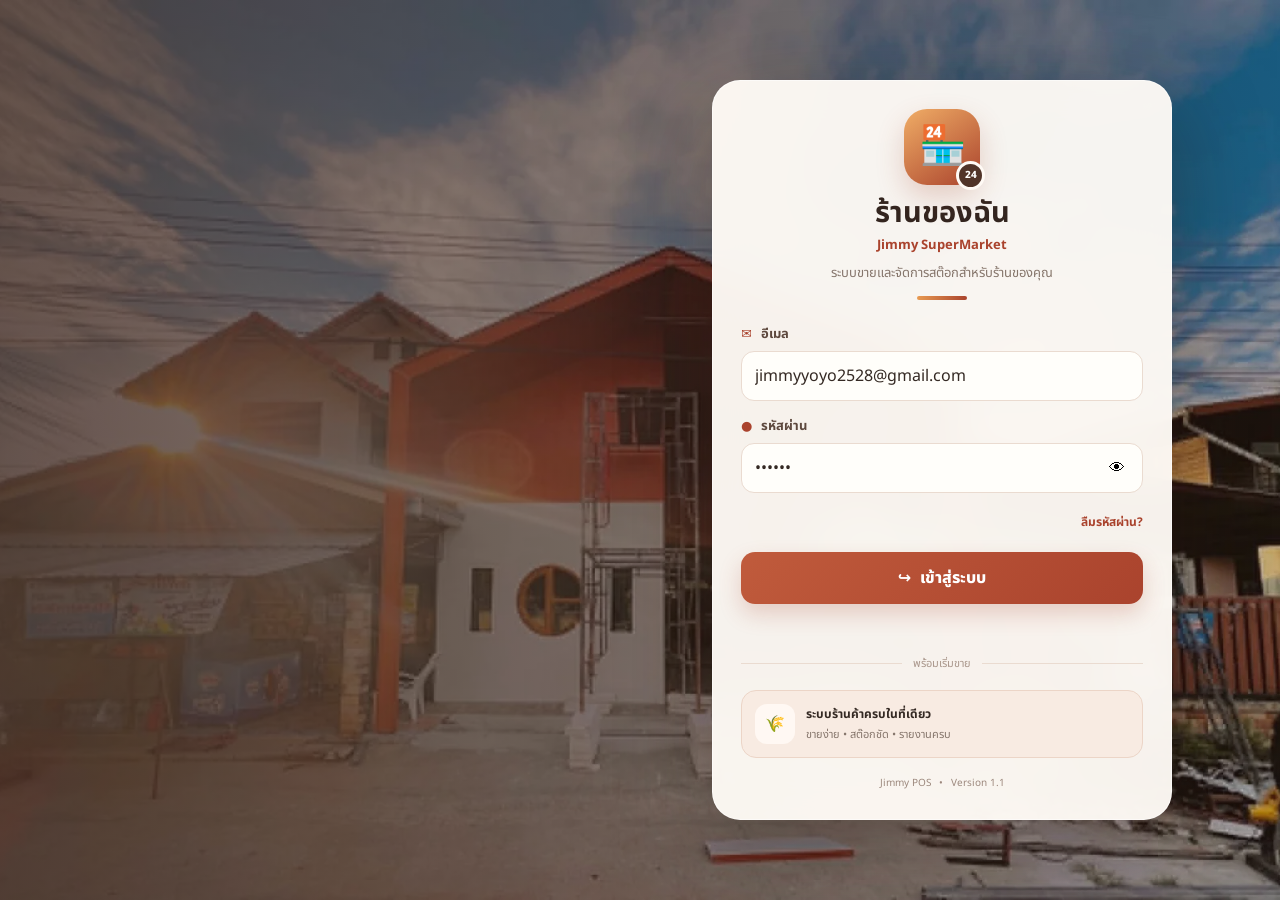
<file: index.html>
<!doctype html>
<html lang="th">
<head>
  <meta charset="utf-8">
  <meta name="viewport" content="width=device-width, initial-scale=1">
  <meta name="theme-color" content="#AA432D">
  <title>ร้านของฉัน</title>
  <meta http-equiv="refresh" content="0; url=login.html">
  <script>location.replace('login.html');</script>
</head>
<body>
  <p><a href="login.html">เข้าสู่ระบบ Jimmy SuperMarket</a></p>
</body>
</html>
</file>
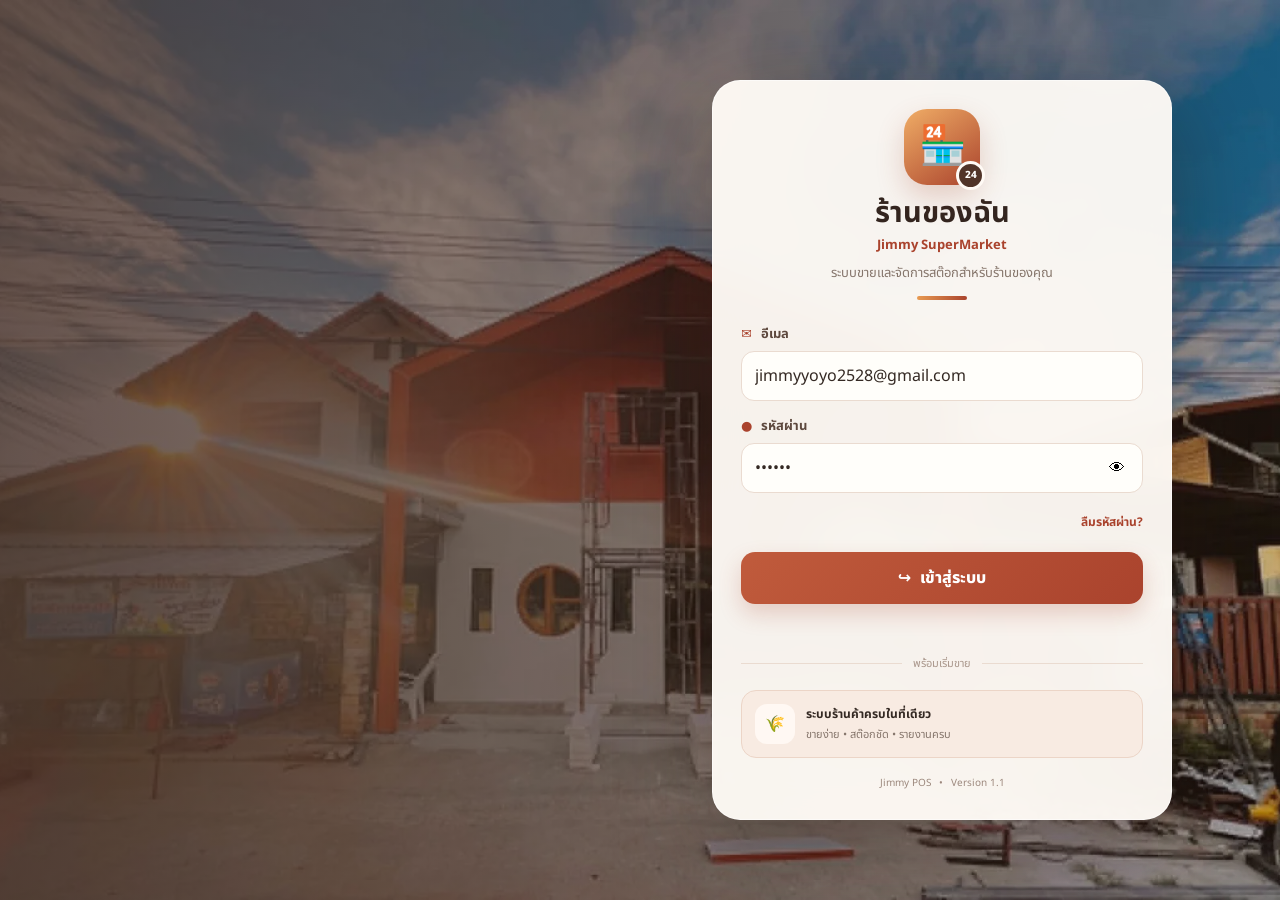
<file: login.html>
<!doctype html>
<html lang="th">
<head>
  <meta charset="utf-8">
  <meta name="viewport" content="width=device-width, initial-scale=1, maximum-scale=1, user-scalable=no">
  <meta name="theme-color" content="#AA432D">
  <meta name="description" content="เข้าสู่ระบบ Jimmy SuperMarket POS">
  <title>เข้าสู่ระบบ | Jimmy SuperMarket</title>
  <link rel="stylesheet" href="css/style.css">
</head>
<body class="login-body">
  <div class="login-page">
    <main class="login-wrap">
      <section class="login-card" aria-labelledby="loginTitle">
        <div class="login-brand">
          <div class="login-logo" aria-hidden="true"><span class="shop-icon">🏪</span><span class="shop-badge">24</span></div>
          <h1 id="loginTitle">ร้านของฉัน</h1>
          <p class="shop-name">Jimmy SuperMarket</p>
          <p class="login-subtitle">ระบบขายและจัดการสต๊อกสำหรับร้านของคุณ</p>
          <div class="login-green-line"></div>
        </div>

        <form id="loginForm" novalidate>
          <div class="login-field">
            <label for="email"><span class="label-icon" aria-hidden="true">✉</span>อีเมล</label>
            <input id="email" name="email" type="email"  value="jimmyyoyo2528@gmail.com" placeholder="example@email.com" autocomplete="username" inputmode="email" required>
          </div>
          <div class="login-field">
            <label for="password"><span class="label-icon" aria-hidden="true">●</span>รหัสผ่าน</label>
            <div class="password-wrapper">
              <input id="password" name="password" type="password" value="jimmy@" placeholder="กรอกรหัสผ่าน" autocomplete="current-password" required>
              <button id="togglePassword" class="password-toggle" type="button" aria-label="แสดงรหัสผ่าน">👁</button>
            </div>
          </div>
          <div class="login-options">
            <button type="button" id="forgotPassword" class="forgot-password">ลืมรหัสผ่าน?</button>
          </div>
          <button id="loginButton" class="login-button" type="submit">
            <span id="loginSpinner" class="login-spinner" aria-hidden="true"></span>
            <span id="loginButtonIcon" aria-hidden="true">↪</span>
            <span id="loginButtonText">เข้าสู่ระบบ</span>
          </button>
          <div id="loginMessage" class="login-message" aria-live="polite"></div>
        </form>

        <div class="login-divider" aria-hidden="true"><span></span><p>พร้อมเริ่มขาย</p><span></span></div>
        <div class="login-info">
          <div class="login-info-icon" aria-hidden="true">🌾</div>
          <div class="login-info-content"><strong>ระบบร้านค้าครบในที่เดียว</strong><p>ขายง่าย • สต๊อกชัด • รายงานครบ</p></div>
        </div>
        <div class="login-footer">Jimmy POS <span>•</span> Version 1.1</div>
      </section>
    </main>
  </div>
  <div id="toast" class="toast" aria-live="polite"></div>
  <script type="module" src="js/login.js"></script>
</body>
</html>
</file>
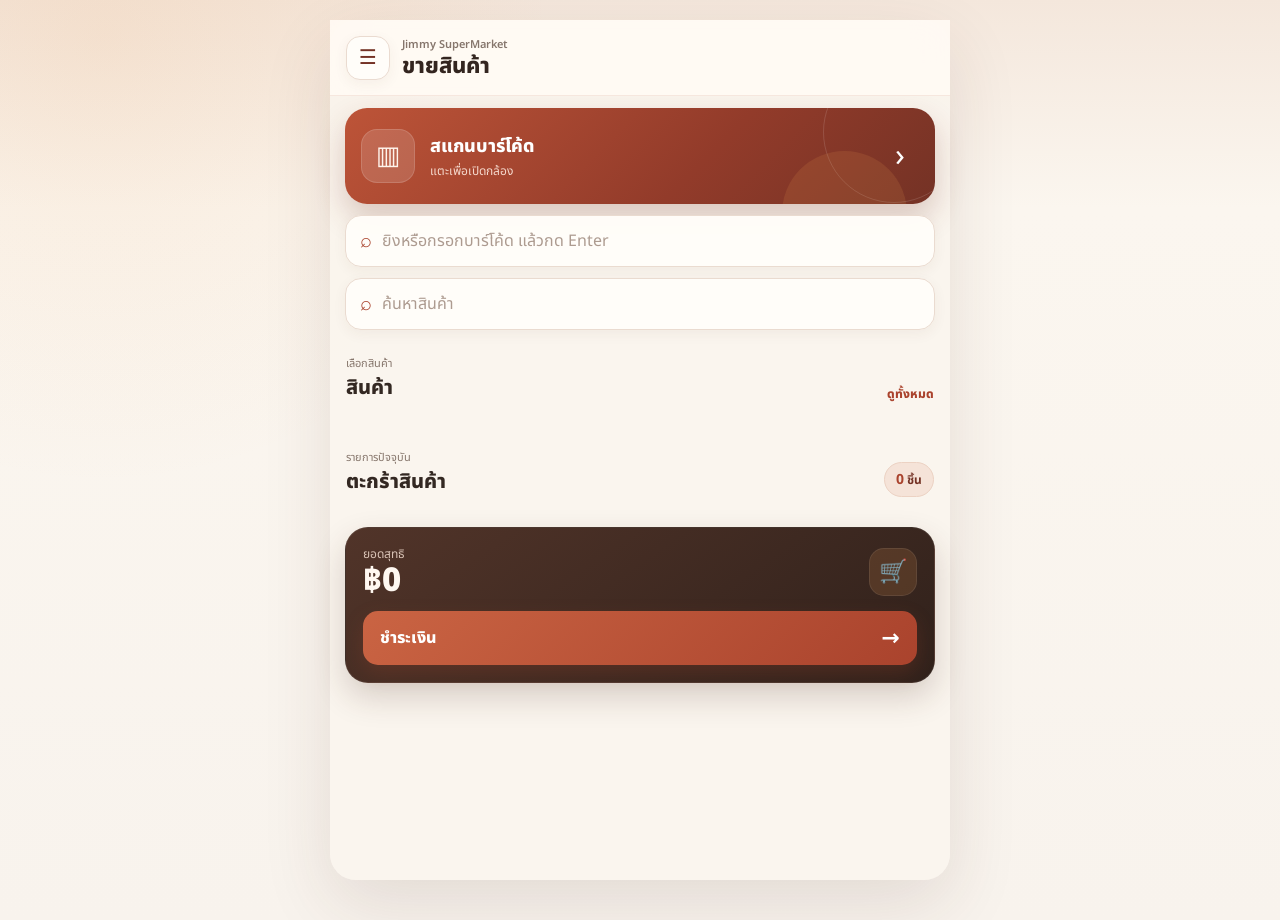
<file: pos.html>
<!doctype html>
<html lang="th">
<head>
  <meta charset="utf-8">
  <meta name="viewport" content="width=device-width, initial-scale=1, maximum-scale=1, user-scalable=no">
  <meta name="theme-color" content="#AA432D">
  <title>ขายสินค้า | Jimmy SuperMarket</title>
  <link rel="stylesheet" href="css/style.css">
  <link rel="stylesheet" href="css/pos.css">
</head>
<body class="pos-body">
  <div class="app pos-app">
    <header class="pos-topbar">
      <a class="pos-icon-btn" id="menuBtn" href="settings.html" aria-label="ไปหน้าตั้งค่า">☰</a>
      <div class="pos-title"><small>Jimmy SuperMarket</small><h1>ขายสินค้า</h1></div>
    </header>

    <main class="pos-page">
      <button id="scanBtn" class="pos-scan-card" type="button">
        <span class="pos-scan-icon" aria-hidden="true">▥</span>
        <span class="pos-scan-text"><strong>สแกนบาร์โค้ด</strong><small>แตะเพื่อเปิดกล้อง</small></span>
        <span class="pos-scan-arrow" aria-hidden="true">›</span>
      </button>

      <form id="manualForm" class="pos-search">
        <span class="pos-search-icon" aria-hidden="true">⌕</span>
        <input id="manualCode" type="text" inputmode="numeric" placeholder="ยิงหรือกรอกบาร์โค้ด แล้วกด Enter" autocomplete="off" aria-label="กรอกบาร์โค้ด">
      </form>
      <div class="pos-search">
        <span class="pos-search-icon" aria-hidden="true">⌕</span>
        <input id="search" type="search" placeholder="ค้นหาสินค้า" autocomplete="off" aria-label="ค้นหาสินค้า">
      </div>

      <section class="pos-section" aria-labelledby="productTitle">
        <div class="pos-section-title"><div><small>เลือกสินค้า</small><h2 id="productTitle">สินค้า</h2></div><a href="products.html">ดูทั้งหมด</a></div>
        <div id="productGrid" class="product-grid" aria-live="polite"></div>
      </section>

      <section class="pos-section pos-cart-section" aria-labelledby="cartTitle">
        <div class="pos-section-title"><div><small>รายการปัจจุบัน</small><h2 id="cartTitle">ตะกร้าสินค้า</h2></div><span class="pos-cart-count"><b id="pieceCount">0</b> ชิ้น</span></div>
        <div id="cartList" class="list pos-cart-list" aria-live="polite"></div>
      </section>

      <section class="pos-summary" aria-label="สรุปยอดชำระ">
        <div class="pos-summary-total"><div><small>ยอดสุทธิ</small><strong id="total">฿0</strong></div><span class="pos-summary-icon" aria-hidden="true">🛒</span></div>
        <button id="checkout" class="pos-checkout-btn" type="button"><span>ชำระเงิน</span><strong aria-hidden="true">→</strong></button>
      </section>
    </main>

    <div id="scannerModal" class="modal" role="dialog" aria-modal="true" aria-hidden="true" aria-labelledby="scannerTitle">
      <div class="sheet">
        <div class="section-title"><h2 id="scannerTitle">สแกน QR / บาร์โค้ด</h2><button id="closeScanner" class="icon-btn" type="button" aria-label="ปิดเครื่องสแกน">×</button></div>
        <div class="scanner-box"><video id="scannerVideo" playsinline></video><div class="scan-frame"></div></div>
      </div>
    </div>

    <div id="paymentModal" class="modal" role="dialog" aria-modal="true" aria-labelledby="paymentTitle">
      <div class="sheet payment-sheet">
        <div class="section-title"><h2 id="paymentTitle">ชำระเงิน</h2><button id="closePayment" class="icon-btn" type="button" aria-label="ปิดหน้าชำระเงิน">×</button></div>
        <div class="payment-total"><span class="muted">ยอดสุทธิ</span><h1 id="payTotal"></h1></div>
        <div class="payment-methods" role="radiogroup" aria-label="วิธีชำระเงิน">
          <label class="payment-method"><input type="radio" name="pay" value="cash" checked><span class="payment-method-icon" aria-hidden="true">💵</span><strong>เงินสด</strong></label>
          <label class="payment-method"><input type="radio" name="pay" value="transfer"><span class="payment-method-icon" aria-hidden="true">▦</span><strong>โอน / QR</strong></label>
        </div>
        <div id="cashPanel">
          <div class="field payment-field"><label for="received">รับเงิน</label><input id="received" type="number" min="0" step="0.01" inputmode="decimal" placeholder="0"></div>
          <div id="cashShortcuts" class="cash-shortcuts"></div>
          <div class="payment-change"><span>เงินทอน</span><strong id="change" class="money-positive"></strong></div>
        </div>
        <div id="qrPanel" class="payment-qr-panel" hidden>
          <div id="paymentQr" class="payment-qr">ยังไม่ได้ตั้งค่า QR</div><b id="qrAccount"></b><span id="qrBank" class="muted"></span><p class="muted">ให้ลูกค้าสแกนและตรวจสอบยอดก่อนยืนยัน</p>
        </div>
        <button id="confirmPay" class="btn btn-primary btn-block pos-confirm-payment" type="button">ยืนยันการชำระเงิน</button>
      </div>
    </div>

    <div id="nav"></div>
  </div>
  <div class="toast" aria-live="polite"></div>
  <script type="module" src="js/pos.js"></script>
</body>
</html>
</file>
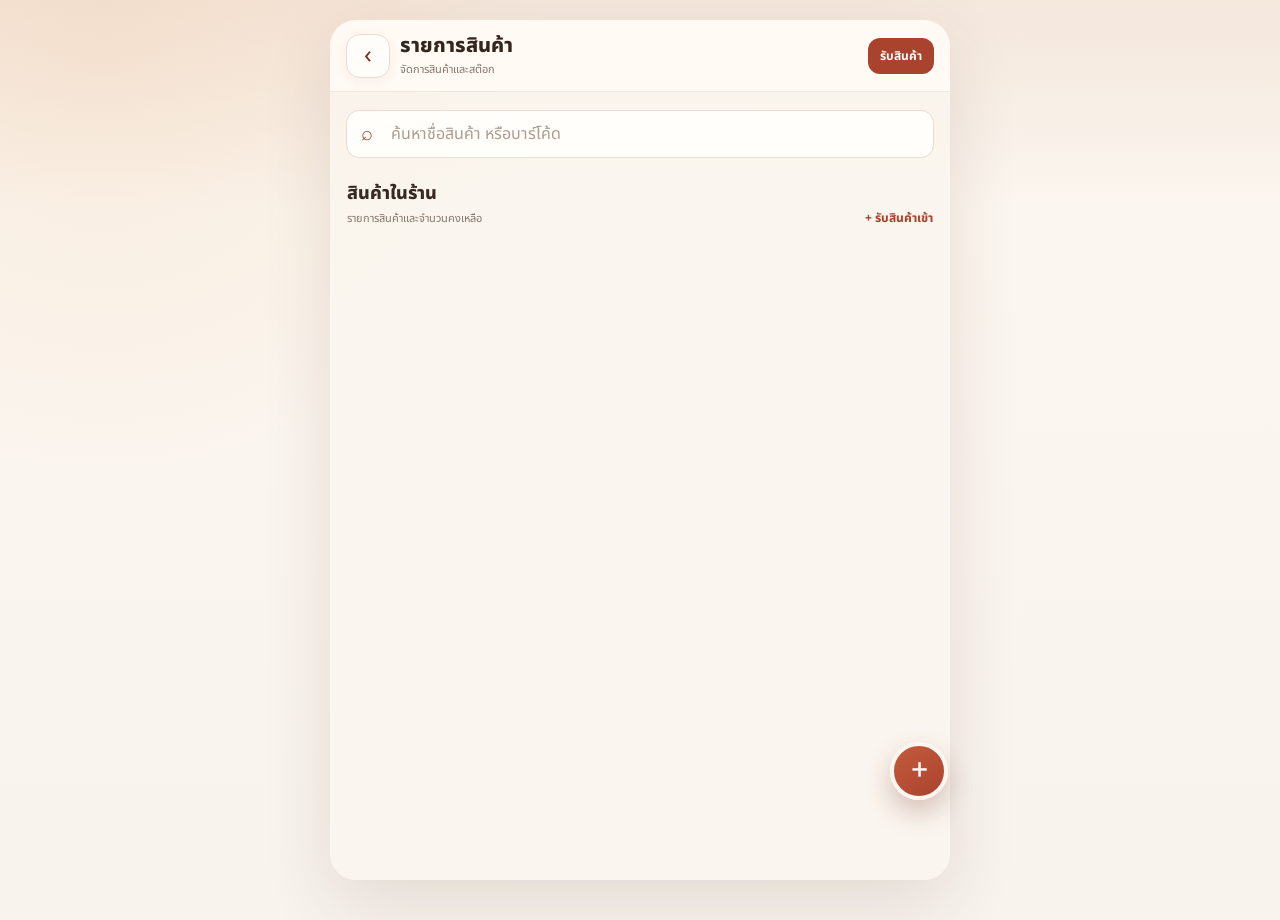
<file: products.html>
<!doctype html>
<html lang="th">
<head>
  <meta charset="utf-8">
  <meta name="viewport" content="width=device-width, initial-scale=1, maximum-scale=1, user-scalable=no">
  <meta name="theme-color" content="#AA432D">
  <title>รายการสินค้า | Jimmy SuperMarket</title>
  <link rel="stylesheet" href="css/style.css">
</head>
<body>
  <div class="app products-page">
    <header class="products-header">
      <a class="products-back" href="pos.html" aria-label="กลับหน้าขาย">‹</a>
      <div class="products-header-title"><h1>รายการสินค้า</h1><p>จัดการสินค้าและสต๊อก</p></div>
      <a class="stock-btn" href="stock-in.html">รับสินค้า</a>
    </header>
    <main class="page products-content">
      <div class="product-search"><span class="search-icon" aria-hidden="true">⌕</span><input id="search" type="search" placeholder="ค้นหาชื่อสินค้า หรือบาร์โค้ด" autocomplete="off" aria-label="ค้นหาสินค้า"></div>
      <div class="products-section-header"><div><h2>สินค้าในร้าน</h2><p>รายการสินค้าและจำนวนคงเหลือ</p></div><a href="stock-in.html">+ รับสินค้าเข้า</a></div>
      <div id="productList" class="list product-list" aria-live="polite"></div>
    </main>
    <a class="product-fab" href="product-form.html" aria-label="เพิ่มสินค้า"><span aria-hidden="true">+</span></a>
    <div id="nav"></div>
  </div>
  <div class="toast" aria-live="polite"></div>
  <script type="module" src="js/products.js"></script>
</body>
</html>
</file>
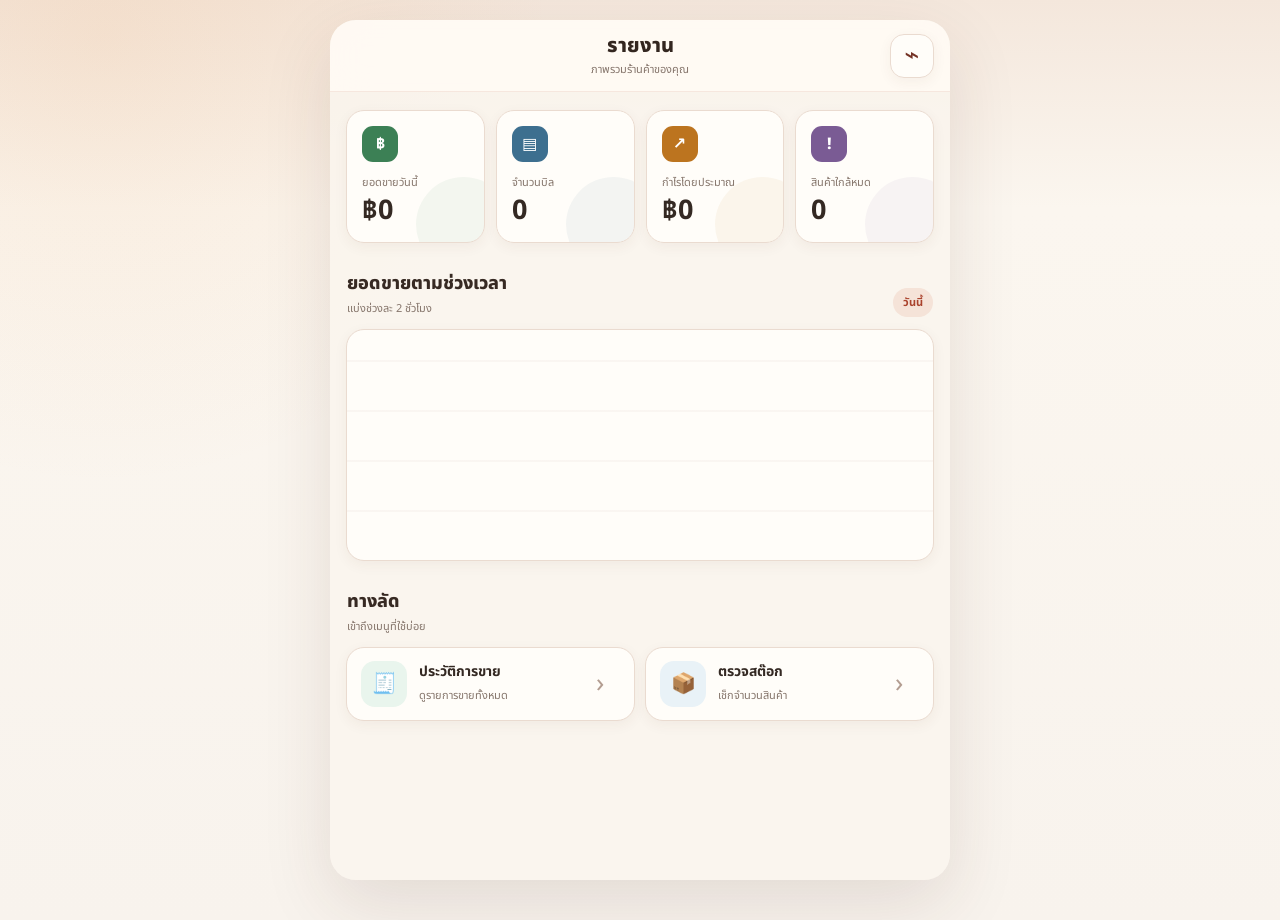
<file: reports.html>
<!doctype html>
<html lang="th">
<head>
  <meta charset="utf-8">
  <meta name="viewport" content="width=device-width, initial-scale=1, maximum-scale=1, user-scalable=no">
  <meta name="theme-color" content="#AA432D">
  <title>รายงาน | Jimmy SuperMarket</title>
  <link rel="stylesheet" href="css/style.css">
</head>
<body>
  <div class="app reports-page">
    <header class="topbar"><span></span><div class="topbar-title"><h1>รายงาน</h1><small>ภาพรวมร้านค้าของคุณ</small></div><a class="icon-btn" href="sales.html" aria-label="ประวัติการขาย">⌁</a></header>
    <main class="page">
      <section class="stats" aria-label="สรุปยอดวันนี้">
        <div class="stat green card"><div class="stat-icon">฿</div><small>ยอดขายวันนี้</small><b id="revenue">฿0</b></div>
        <div class="stat blue card"><div class="stat-icon">▤</div><small>จำนวนบิล</small><b id="bills">0</b></div>
        <div class="stat orange card"><div class="stat-icon">↗</div><small>กำไรโดยประมาณ</small><b id="profit">฿0</b></div>
        <div class="stat purple card"><div class="stat-icon">!</div><small>สินค้าใกล้หมด</small><b id="low">0</b></div>
      </section>
      <section class="report-section"><div class="section-title"><div><h2>ยอดขายตามช่วงเวลา</h2><p>แบ่งช่วงละ 2 ชั่วโมง</p></div><span class="section-badge">วันนี้</span></div><div id="chart" class="chart card" aria-label="กราฟยอดขายวันนี้"></div></section>
      <section class="report-section"><div class="section-title"><div><h2>ทางลัด</h2><p>เข้าถึงเมนูที่ใช้บ่อย</p></div></div><div class="report-shortcuts"><a class="shortcut-card" href="sales.html"><span class="shortcut-icon green-bg">🧾</span><span class="shortcut-text"><strong>ประวัติการขาย</strong><small>ดูรายการขายทั้งหมด</small></span><span class="shortcut-arrow">›</span></a><a class="shortcut-card" href="products.html"><span class="shortcut-icon blue-bg">📦</span><span class="shortcut-text"><strong>ตรวจสต๊อก</strong><small>เช็กจำนวนสินค้า</small></span><span class="shortcut-arrow">›</span></a></div></section>
    </main>
    <div id="nav"></div>
  </div>
  <div class="toast" aria-live="polite"></div>
  <script type="module" src="js/reports.js"></script>
</body>
</html>
</file>
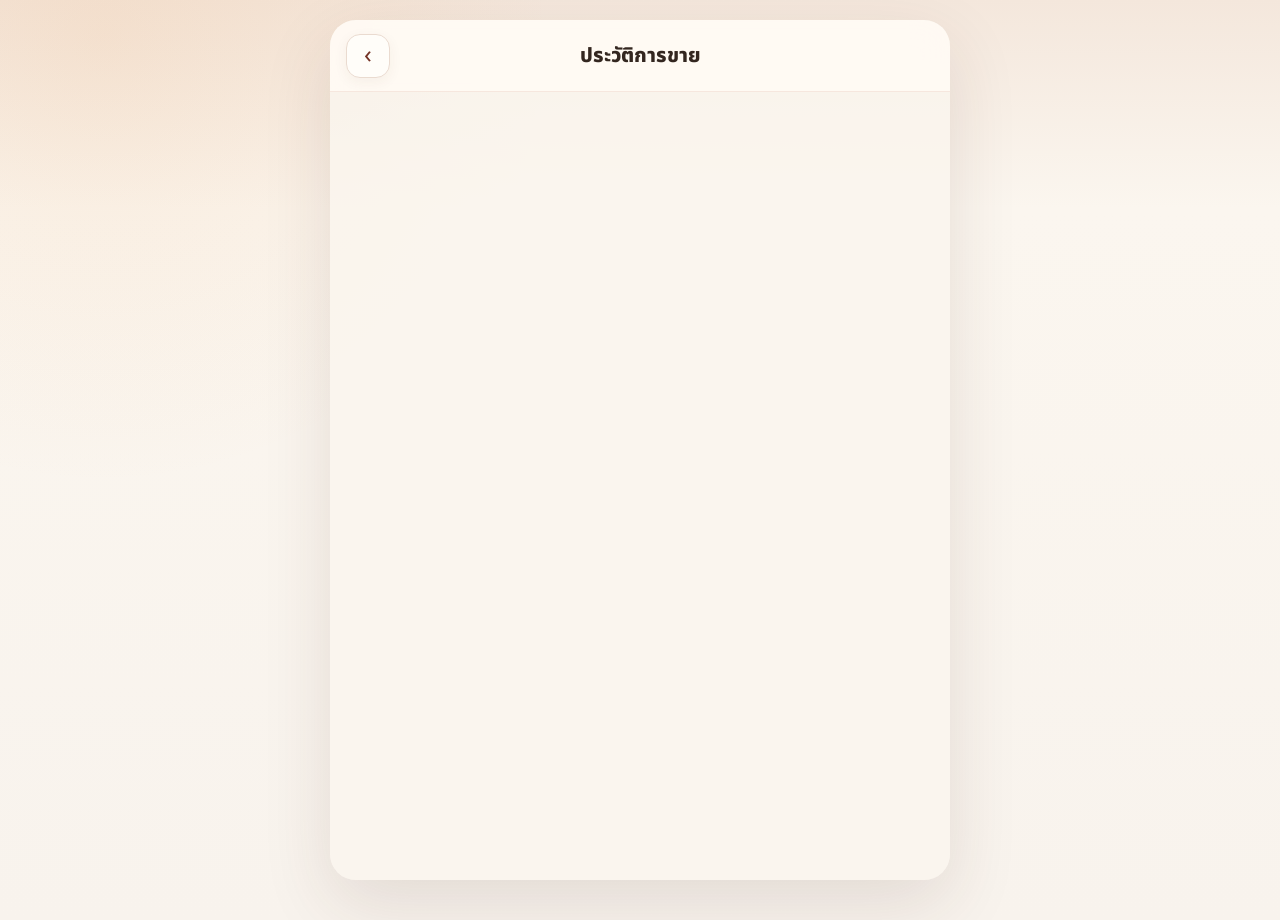
<file: sales.html>
<!doctype html>
<html lang="th">
<head>
  <meta charset="utf-8">
  <meta name="viewport" content="width=device-width, initial-scale=1, maximum-scale=1, user-scalable=no">
  <meta name="theme-color" content="#AA432D">
  <title>ประวัติการขาย | Jimmy SuperMarket</title>
  <link rel="stylesheet" href="css/style.css">
</head>
<body>
  <div class="app">
    <header class="topbar"><a class="icon-btn" href="reports.html" aria-label="กลับหน้ารายงาน">‹</a><h1>ประวัติการขาย</h1><span></span></header>
    <main class="page"><div id="salesList" class="list" aria-live="polite"></div></main>
    <div id="nav"></div>
  </div>
  <div class="toast" aria-live="polite"></div>
  <script type="module" src="js/sales.js"></script>
</body>
</html>
</file>
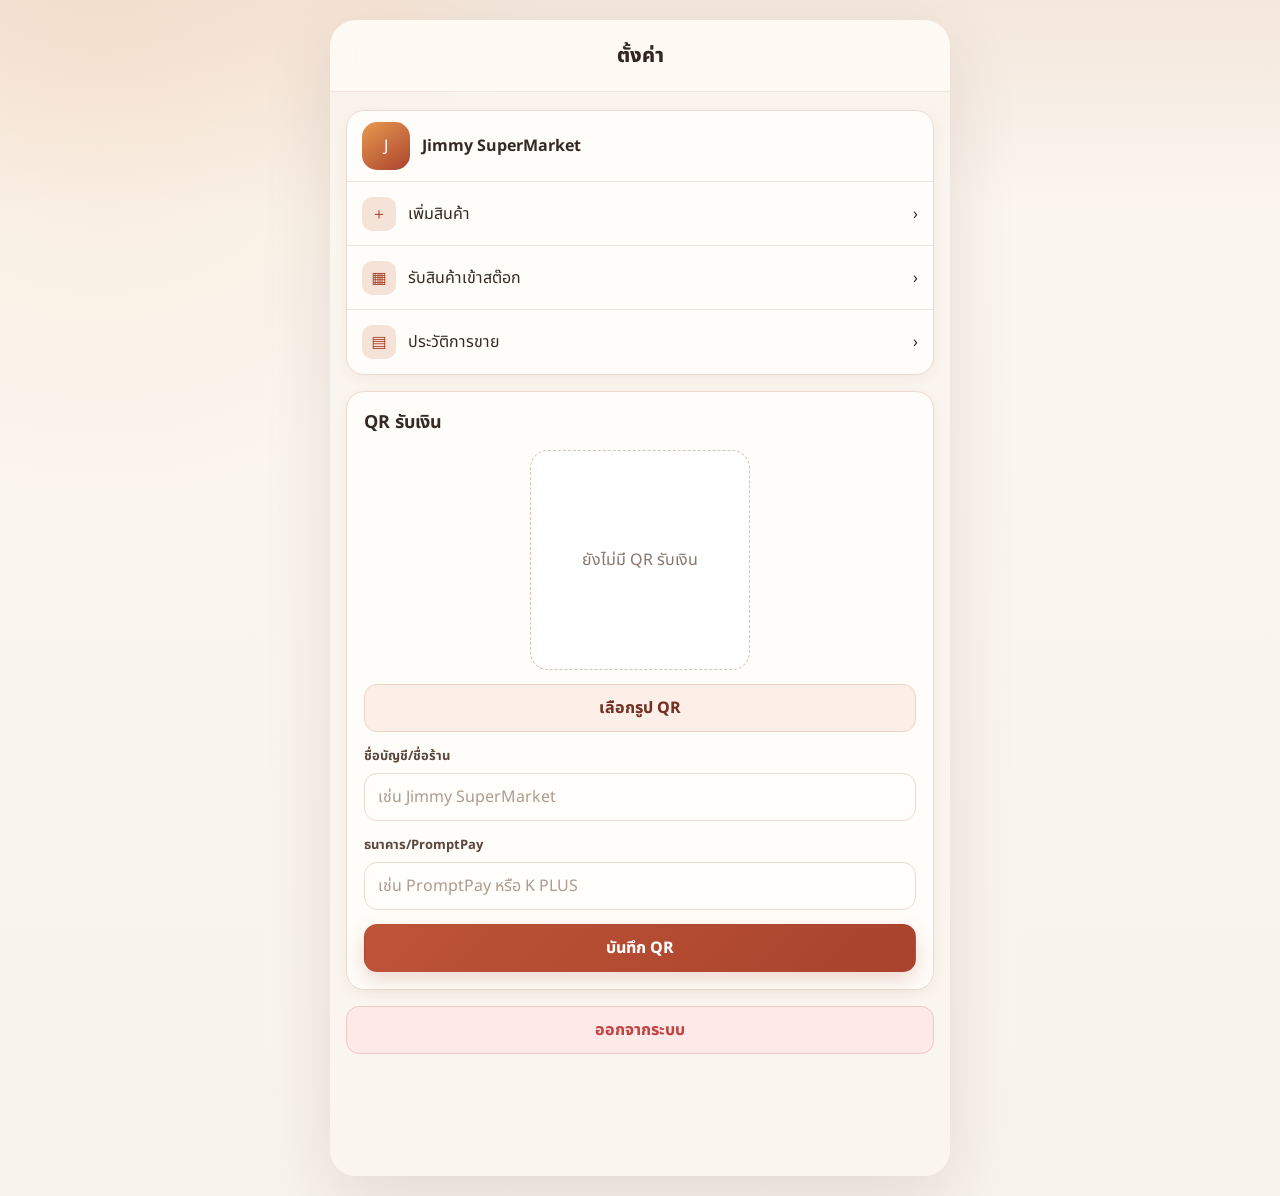
<file: settings.html>
<!doctype html>
<html lang="th">
<head>
  <meta charset="utf-8">
  <meta name="viewport" content="width=device-width, initial-scale=1, maximum-scale=1, user-scalable=no">
  <meta name="theme-color" content="#AA432D">
  <title>ตั้งค่า | Jimmy SuperMarket</title>
  <link rel="stylesheet" href="css/style.css">
</head>
<body>
  <div class="app">
    <header class="topbar"><span></span><h1>ตั้งค่า</h1><span></span></header>
    <main class="page settings-stack">
      <section class="card settings-card">
        <div class="setting-row"><div class="avatar" aria-hidden="true">J</div><div><b>Jimmy SuperMarket</b><div class="muted" id="userEmail"></div></div></div>
        <a class="setting-row" href="product-form.html"><span aria-hidden="true">＋</span><div class="grow">เพิ่มสินค้า</div><span>›</span></a>
        <a class="setting-row" href="stock-in.html"><span aria-hidden="true">▦</span><div class="grow">รับสินค้าเข้าสต๊อก</div><span>›</span></a>
        <a class="setting-row" href="sales.html"><span aria-hidden="true">▤</span><div class="grow">ประวัติการขาย</div><span>›</span></a>
      </section>
      <section class="card settings-panel">
        <h2>QR รับเงิน</h2>
        <div id="qrPreview" class="qr-preview">ยังไม่มี QR รับเงิน</div>
        <label class="btn btn-secondary btn-block">เลือกรูป QR<input id="qrInput" type="file" accept="image/*" hidden></label>
        <div class="field" style="margin-top:14px"><label for="accountName">ชื่อบัญชี/ชื่อร้าน</label><input id="accountName" placeholder="เช่น Jimmy SuperMarket"></div>
        <div class="field"><label for="bankName">ธนาคาร/PromptPay</label><input id="bankName" placeholder="เช่น PromptPay หรือ K PLUS"></div>
        <button id="saveQr" class="btn btn-primary btn-block" type="button">บันทึก QR</button>
      </section>
      <button id="logout" class="btn btn-danger btn-block" type="button">ออกจากระบบ</button>
    </main>
    <div id="nav"></div>
  </div>
  <div class="toast" aria-live="polite"></div>
  <script type="module" src="js/settings.js"></script>
</body>
</html>
</file>
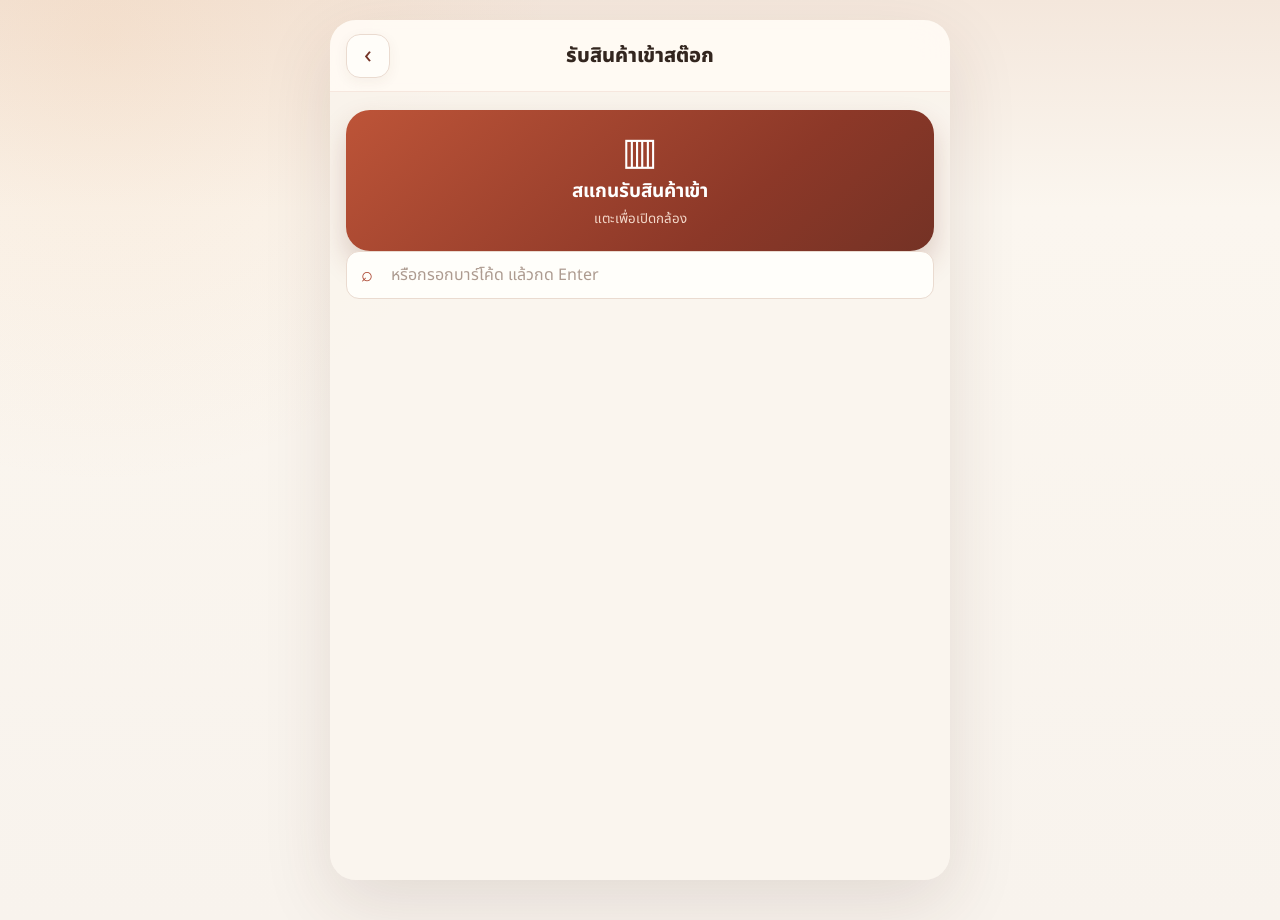
<file: stock-in.html>
<!doctype html>
<html lang="th">
<head>
  <meta charset="utf-8">
  <meta name="viewport" content="width=device-width, initial-scale=1, maximum-scale=1, user-scalable=no">
  <meta name="theme-color" content="#AA432D">
  <title>รับสินค้าเข้าสต๊อก | Jimmy SuperMarket</title>
  <link rel="stylesheet" href="css/style.css">
</head>
<body>
  <div class="app">
    <header class="topbar"><a class="icon-btn" href="products.html" aria-label="กลับหน้าสินค้า">‹</a><h1>รับสินค้าเข้าสต๊อก</h1><span></span></header>
    <main class="page">
      <button id="scanBtn" class="scan-hero" type="button"><span class="big" aria-hidden="true">▥</span><strong>สแกนรับสินค้าเข้า</strong><small>แตะเพื่อเปิดกล้อง</small></button>
      <form id="codeForm" class="search"><span aria-hidden="true">⌕</span><input id="code" placeholder="หรือกรอกบาร์โค้ด แล้วกด Enter" autocomplete="off" required aria-label="กรอกบาร์โค้ด"></form>
      <div id="selected" aria-live="polite"></div>
      <form id="stockForm" class="card form-card" hidden>
        <div class="field"><label for="qty">จำนวนรับเข้า</label><input id="qty" type="number" min="1" value="1" required></div>
        <div class="field"><label for="cost">ราคาทุนต่อชิ้น</label><input id="cost" type="number" min="0" step="0.01"></div>
        <div class="field"><label for="note">หมายเหตุ</label><textarea id="note" placeholder="เช่น รับจากร้านส่ง"></textarea></div>
        <button class="btn btn-primary btn-block" type="submit">เพิ่มสต๊อก</button>
      </form>
    </main>
    <div id="scannerModal" class="modal" role="dialog" aria-modal="true" aria-hidden="true" aria-labelledby="stockScannerTitle"><div class="sheet"><div class="section-title"><h2 id="stockScannerTitle">สแกนบาร์โค้ด</h2><button id="closeScanner" class="icon-btn" type="button" aria-label="ปิดเครื่องสแกน">×</button></div><div class="scanner-box"><video id="scannerVideo" playsinline></video><div class="scan-frame"></div></div><p class="muted" style="text-align:center">วางบาร์โค้ดให้อยู่ในกรอบ</p></div></div>
    <div id="nav"></div>
  </div>
  <div class="toast" aria-live="polite"></div>
  <script type="module" src="js/stock-in.js"></script>
</body>
</html>
</file>
<file: css/style.css>
@import url('https://fonts.googleapis.com/css2?family=Noto+Sans+Thai:wght@400;500;600;700;800&display=swap');

:root {
  color-scheme: light;
  --brand: #aa432d;
  --brand-strong: #743225;
  --brand-soft: #f5e3d8;
  --accent: #e89a51;
  --cream: #fbf6ef;
  --paper: #fffdf9;
  --paper-strong: #fffaf4;
  --wood: #513429;
  --ink: #342923;
  --muted: #86766c;
  --line: #eadbd0;
  --success: #3c8055;
  --success-soft: #e9f5ed;
  --warning: #bc741f;
  --warning-soft: #fff0dc;
  --danger: #c34343;
  --danger-soft: #fde9e7;
  --info: #3d6f8f;
  --info-soft: #e9f2f7;
  --shadow-sm: 0 4px 14px rgba(87, 51, 37, .055);
  --shadow: 0 12px 34px rgba(87, 51, 37, .10);
  --shadow-lg: 0 24px 70px rgba(63, 35, 25, .17);
  --radius-sm: 12px;
  --radius: 18px;
  --radius-lg: 24px;
  --app-width: 620px;
  --nav-height: 82px;
}

* { box-sizing: border-box; }
html { font-size: 16px; -webkit-text-size-adjust: 100%; touch-action: manipulation; }
body {
  margin: 0;
  min-height: 100vh;
  overflow-x: hidden;
  color: var(--ink);
  background:
    radial-gradient(circle at 8% 4%, rgba(232, 154, 81, .12), transparent 28rem),
    linear-gradient(180deg, #f4e7dc 0, var(--cream) 13rem, #f8f3ed 100%);
  font-family: 'Noto Sans Thai', system-ui, -apple-system, BlinkMacSystemFont, 'Segoe UI', sans-serif;
  -webkit-font-smoothing: antialiased;
}
body.modal-open { overflow: hidden; }
button, input, select, textarea { font: inherit; }
button, a { -webkit-tap-highlight-color: transparent; }
button { cursor: pointer; }
button:disabled { cursor: not-allowed; opacity: .58; }
a { color: inherit; text-decoration: none; }
img { display: block; max-width: 100%; }
[hidden] { display: none !important; }
:focus-visible { outline: 3px solid rgba(170, 67, 45, .22); outline-offset: 2px; }

.app {
  width: 100%;
  max-width: var(--app-width);
  min-height: 100vh;
  margin: 0 auto;
  padding-bottom: calc(var(--nav-height) + env(safe-area-inset-bottom) + 18px);
  background: rgba(251, 246, 239, .83);
  box-shadow: 0 0 0 1px rgba(116, 50, 37, .045);
}
.page { padding: 18px 16px 22px; }
.grow { min-width: 0; flex: 1; }
.muted { color: var(--muted); }

/* Header */
.topbar,
.products-header {
  position: sticky;
  top: 0;
  z-index: 30;
  min-height: 72px;
  display: grid;
  grid-template-columns: 44px minmax(0, 1fr) 44px;
  align-items: center;
  gap: 10px;
  padding: max(11px, env(safe-area-inset-top)) 16px 11px;
  background: rgba(255, 250, 244, .93);
  border-bottom: 1px solid rgba(170, 67, 45, .10);
  backdrop-filter: blur(18px);
  -webkit-backdrop-filter: blur(18px);
}
.topbar h1,
.products-header h1 {
  margin: 0;
  color: #33261f;
  text-align: center;
  font-size: 20px;
  font-weight: 800;
  line-height: 1.2;
}
.topbar-title { text-align: center; }
.topbar-title small,
.products-header-title p { display: block; margin: 3px 0 0; color: var(--muted); font-size: 11px; }
.icon-btn,
.products-back {
  width: 44px;
  height: 44px;
  display: grid;
  place-items: center;
  padding: 0;
  color: var(--brand-strong);
  background: var(--paper);
  border: 1px solid var(--line);
  border-radius: 14px;
  box-shadow: var(--shadow-sm);
  font-size: 25px;
  line-height: 1;
}
.header-action,
.stock-btn {
  justify-self: end;
  padding: 9px 12px;
  color: #fff;
  background: var(--brand);
  border-radius: 12px;
  font-size: 12px;
  font-weight: 700;
  white-space: nowrap;
}
.products-header { grid-template-columns: 44px minmax(0, 1fr) auto; }
.products-header-title h1 { text-align: left; }

/* Cards, forms and controls */
.card {
  background: rgba(255, 253, 249, .98);
  border: 1px solid var(--line);
  border-radius: var(--radius);
  box-shadow: var(--shadow-sm);
}
.form-card { padding: 18px; }
.field { margin-bottom: 14px; }
.field label { display: block; margin: 0 0 7px; color: #59463c; font-size: 13px; font-weight: 700; }
.field input,
.field select,
.field textarea,
.search input,
.product-search input {
  width: 100%;
  min-height: 48px;
  padding: 11px 13px;
  color: var(--ink);
  background: #fffefa;
  border: 1px solid var(--line);
  border-radius: 13px;
  outline: 0;
  transition: border-color .18s ease, box-shadow .18s ease, background .18s ease;
}
.field textarea { min-height: 94px; resize: vertical; }
.field input:focus,
.field select:focus,
.field textarea:focus,
.search input:focus,
.product-search input:focus {
  background: #fff;
  border-color: var(--brand);
  box-shadow: 0 0 0 4px rgba(170, 67, 45, .10);
}
.field input::placeholder,
.field textarea::placeholder,
.search input::placeholder,
.product-search input::placeholder { color: #ad9b90; }
.two-col { display: grid; grid-template-columns: repeat(2, minmax(0, 1fr)); gap: 12px; }
.two-col .field { min-width: 0; }

.btn {
  min-height: 48px;
  display: inline-flex;
  align-items: center;
  justify-content: center;
  gap: 8px;
  padding: 0 16px;
  border: 1px solid transparent;
  border-radius: 13px;
  font-weight: 750;
  transition: transform .15s ease, box-shadow .15s ease, filter .15s ease;
}
.btn:active { transform: translateY(1px) scale(.995); }
.btn-block { width: 100%; }
.btn-primary { color: #fff; background: linear-gradient(135deg, #bd5438, var(--brand)); box-shadow: 0 8px 20px rgba(170, 67, 45, .20); }
.btn-secondary { color: var(--brand-strong); background: #fbefe7; border-color: #ead4c6; }
.btn-danger { color: var(--danger); background: var(--danger-soft); border-color: #f2c9c5; }

.search,
.product-search {
  position: relative;
  display: flex;
  align-items: center;
  margin: 0 0 16px;
}
.search > span,
.product-search .search-icon {
  position: absolute;
  left: 15px;
  z-index: 1;
  color: var(--brand);
  font-size: 20px;
  pointer-events: none;
}
.search input,
.product-search input { padding-left: 44px; }

/* Lists */
.list { display: flex; flex-direction: column; gap: 9px; }
.list-row {
  min-height: 76px;
  display: flex;
  align-items: center;
  gap: 12px;
  padding: 11px 12px;
  color: var(--ink);
  background: var(--paper);
  border: 1px solid var(--line);
  border-radius: 17px;
  box-shadow: var(--shadow-sm);
}
.list-row .grow { display: flex; flex-direction: column; gap: 3px; }
.list-row .grow > b { line-height: 1.35; }
.list-row .muted { font-size: 12px; }
.thumb {
  width: 54px;
  height: 54px;
  flex: 0 0 54px;
  display: grid;
  place-items: center;
  overflow: hidden;
  background: #f7ede6;
  border-radius: 13px;
  object-fit: cover;
  font-size: 28px;
}
.empty {
  padding: 28px 16px;
  color: var(--muted);
  text-align: center;
  background: rgba(255, 253, 249, .8);
  border: 1px dashed #ddc6b8;
  border-radius: 17px;
}
.receipt-no { color: var(--brand-strong); }
.stock-dot { width: 12px; height: 12px; flex: 0 0 12px; border-radius: 50%; box-shadow: 0 0 0 5px rgba(60, 128, 85, .08); }
.stock-dot.ok { background: var(--success); }
.stock-dot.low { background: var(--warning); box-shadow: 0 0 0 5px rgba(188, 116, 31, .09); }
.stock-dot.out { background: var(--danger); box-shadow: 0 0 0 5px rgba(195, 67, 67, .09); }

/* Products */
.products-content { padding-bottom: 72px; }
.products-section-header,
.section-title {
  display: flex;
  align-items: flex-end;
  justify-content: space-between;
  gap: 12px;
  margin: 22px 1px 12px;
}
.products-section-header h2,
.section-title h2 { margin: 0; color: #372a23; font-size: 18px; font-weight: 800; }
.products-section-header p,
.section-title p { margin: 3px 0 0; color: var(--muted); font-size: 11px; }
.products-section-header a,
.section-title a { color: var(--brand); font-size: 12px; font-weight: 750; }
.product-fab {
  position: fixed;
  left: calc(50% + min(250px, 43vw));
  bottom: calc(var(--nav-height) + env(safe-area-inset-bottom) + 18px);
  z-index: 45;
  width: 58px;
  height: 58px;
  display: grid;
  place-items: center;
  color: #fff;
  background: linear-gradient(145deg, #c35b3d, var(--brand));
  border: 4px solid var(--cream);
  border-radius: 50%;
  box-shadow: 0 12px 26px rgba(116, 50, 37, .27);
  font-size: 30px;
  font-weight: 500;
}
.product-list .list-row { transition: transform .15s ease, border-color .15s ease; }
.product-list .list-row:active { transform: scale(.99); border-color: #d8b9a7; }

/* Stock receiving */
.scan-hero {
  width: 100%;
  min-height: 132px;
  display: flex;
  flex-direction: column;
  align-items: center;
  justify-content: center;
  gap: 3px;
  padding: 22px;
  color: #fff;
  text-align: center;
  background: linear-gradient(140deg, #bd5438, #8c3828 67%, var(--brand-strong));
  border: 0;
  border-radius: var(--radius-lg);
  box-shadow: 0 14px 28px rgba(116, 50, 37, .22);
}
.scan-hero .big { font-size: 38px; line-height: 1.1; }
.scan-hero strong { font-size: 19px; }
.scan-hero small { color: #f4d9cb; }

/* Settings */
.settings-stack { display: grid; gap: 16px; }
.settings-card { overflow: hidden; }
.setting-row {
  min-height: 64px;
  display: flex;
  align-items: center;
  gap: 12px;
  padding: 11px 15px;
  border-bottom: 1px solid #f0e4dc;
}
.setting-row:last-child { border-bottom: 0; }
.setting-row > span:first-child { width: 34px; height: 34px; display: grid; place-items: center; color: var(--brand); background: var(--brand-soft); border-radius: 10px; }
.avatar { width: 48px; height: 48px; display: grid; place-items: center; color: #fff; background: linear-gradient(145deg, var(--accent), var(--brand)); border-radius: 15px; }
.settings-panel { padding: 17px; }
.settings-panel h2 { margin: 0 0 14px; font-size: 18px; }
.qr-preview { width: min(220px, 100%); aspect-ratio: 1; display: grid; place-items: center; margin: 0 auto 14px; overflow: hidden; padding: 12px; color: var(--muted); text-align: center; background: #fff; border: 1px dashed #d8c1b3; border-radius: 18px; }
.qr-preview img { width: 100%; height: 100%; object-fit: contain; }

/* Reports */
.reports-page .page { padding-bottom: 30px; }
.stats { display: grid; grid-template-columns: repeat(2, minmax(0, 1fr)); gap: 11px; }
.stat {
  position: relative;
  min-width: 0;
  min-height: 122px;
  overflow: hidden;
  padding: 15px;
}
.stat::after { content: ''; position: absolute; right: -27px; bottom: -30px; width: 95px; height: 95px; background: currentColor; border-radius: 50%; opacity: .06; }
.stat-icon { width: 36px; height: 36px; display: grid; place-items: center; margin-bottom: 12px; color: #fff; border-radius: 11px; font-size: 16px; font-weight: 800; }
.stat small { display: block; margin-bottom: 4px; color: var(--muted); font-size: 11px; }
.stat b { position: relative; z-index: 1; display: block; color: var(--ink); font-size: clamp(20px, 5vw, 27px); line-height: 1.18; overflow-wrap: anywhere; }
.stat.green { color: var(--success); }
.stat.blue { color: var(--info); }
.stat.orange { color: var(--warning); }
.stat.purple { color: #7a5b94; }
.stat.green .stat-icon { background: var(--success); }
.stat.blue .stat-icon { background: var(--info); }
.stat.orange .stat-icon { background: var(--warning); }
.stat.purple .stat-icon { background: #7a5b94; }
.report-section { margin-top: 27px; }
.section-badge { padding: 6px 10px; color: var(--brand); background: var(--brand-soft); border-radius: 999px; font-size: 11px; font-weight: 700; }
.chart {
  height: 232px;
  display: flex;
  align-items: flex-end;
  gap: 7px;
  padding: 30px 17px 18px;
  background:
    repeating-linear-gradient(to top, transparent 0, transparent 48px, rgba(116, 50, 37, .07) 49px, transparent 50px),
    var(--paper);
}
.bar { min-width: 4px; flex: 1; min-height: 4px; background: linear-gradient(180deg, var(--accent), var(--brand)); border-radius: 8px 8px 3px 3px; transition: height .3s ease; }
.report-shortcuts { display: grid; gap: 10px; }
.shortcut-card { min-height: 74px; display: grid; grid-template-columns: 46px minmax(0, 1fr) 24px; align-items: center; gap: 12px; padding: 12px 14px; background: var(--paper); border: 1px solid var(--line); border-radius: 18px; box-shadow: var(--shadow-sm); }
.shortcut-icon { width: 46px; height: 46px; display: grid; place-items: center; border-radius: 14px; font-size: 20px; }
.green-bg { background: var(--success-soft); }
.blue-bg { background: var(--info-soft); }
.shortcut-text strong { display: block; font-size: 14px; }
.shortcut-text small { color: var(--muted); font-size: 11px; }
.shortcut-arrow { color: #b39d91; font-size: 27px; }

/* Scanner and sheets */
.modal {
  position: fixed;
  inset: 0;
  z-index: 2000;
  display: none;
  align-items: flex-end;
  justify-content: center;
  padding: 16px;
  background: rgba(49, 31, 24, .64);
  backdrop-filter: blur(6px);
}
.modal.show,
.modal.open { display: flex; }
.sheet {
  width: min(100%, 560px);
  max-height: min(90vh, 760px);
  overflow: auto;
  padding: 18px;
  background: var(--paper-strong);
  border: 1px solid #e4cfc1;
  border-radius: 25px 25px 20px 20px;
  box-shadow: var(--shadow-lg);
}
.sheet .section-title { align-items: center; margin: 0 0 15px; }
.scanner-box { position: relative; min-height: 320px; overflow: hidden; background: #17110e; border-radius: 18px; }
.scanner-box video,
#html5QrReader { width: 100%; height: 100%; min-height: 320px; object-fit: cover; }
.scan-frame { position: absolute; inset: 50% auto auto 50%; width: min(82%, 420px); height: 150px; transform: translate(-50%, -50%); border: 3px solid var(--accent); border-radius: 18px; box-shadow: 0 0 0 9999px rgba(0, 0, 0, .18); pointer-events: none; }
.scan-frame::after { content: ''; position: absolute; left: 7%; right: 7%; top: 50%; height: 2px; background: #ff8f61; box-shadow: 0 0 10px #ff8f61; }
.hidden { display: none !important; }

/* Bottom navigation — shared by every authenticated page */
#nav { position: relative; z-index: 1000; }
.bottom-nav {
  position: fixed;
  left: 50%;
  bottom: 10px;
  z-index: 1000;
  width: min(calc(100% - 20px), 570px);
  min-height: 68px;
  display: grid;
  grid-template-columns: repeat(4, minmax(0, 1fr));
  gap: 2px;
  padding: 6px 7px max(6px, env(safe-area-inset-bottom));
  transform: translateX(-50%);
  background: rgba(255, 252, 248, .96);
  border: 1px solid var(--line);
  border-radius: 22px;
  box-shadow: 0 15px 40px rgba(73, 43, 32, .16);
  backdrop-filter: blur(18px);
  -webkit-backdrop-filter: blur(18px);
}
.nav-item {
  position: relative;
  min-height: 56px;
  display: flex;
  flex-direction: column;
  align-items: center;
  justify-content: center;
  gap: 2px;
  color: #948076;
  border-radius: 15px;
  font-size: 10px;
  line-height: 1.15;
}
.nav-icon { width: 32px; height: 32px; display: grid; place-items: center; border-radius: 10px; }
.nav-icon svg { width: 21px; height: 21px; fill: none; stroke: currentColor; stroke-width: 1.8; stroke-linecap: round; stroke-linejoin: round; }
.nav-item.active { color: var(--brand); font-weight: 800; }
.nav-item.active .nav-icon { background: var(--brand-soft); }
.nav-item.active::after { content: ''; position: absolute; bottom: 1px; width: 16px; height: 3px; background: var(--brand); border-radius: 999px; }

/* Toast */
.toast {
  position: fixed;
  left: 50%;
  bottom: calc(var(--nav-height) + env(safe-area-inset-bottom) + 20px);
  z-index: 9999;
  max-width: min(88vw, 440px);
  padding: 11px 16px;
  color: #fff;
  text-align: center;
  background: rgba(54, 36, 28, .95);
  border: 1px solid rgba(255, 255, 255, .12);
  border-radius: 13px;
  box-shadow: var(--shadow-lg);
  opacity: 0;
  pointer-events: none;
  transform: translate(-50%, 18px);
  transition: opacity .2s ease, transform .2s ease;
}
.toast.show { opacity: 1; transform: translate(-50%, 0); }

/* Product form */
.barcode-row { display: grid; grid-template-columns: minmax(0, 1fr) auto; gap: 8px; align-items: center; }
.scan-btn { min-width: 94px; white-space: nowrap; }
.photo-grid { display: grid; grid-template-columns: repeat(3, minmax(0, 1fr)); gap: 9px; margin-bottom: 12px; }
.photo-tile { position: relative; aspect-ratio: 1; overflow: hidden; background: #f7ede6; border: 1px solid var(--line); border-radius: 14px; }
.photo-tile img { width: 100%; height: 100%; object-fit: cover; }
.photo-remove { position: absolute; top: 5px; right: 5px; width: 30px; height: 30px; padding: 0; color: #fff; background: rgba(40, 24, 19, .72); border: 0; border-radius: 50%; font-size: 20px; line-height: 1; }
.photo-placeholder { grid-column: 1 / -1; height: 140px; display: grid; place-items: center; color: var(--muted); background: #fbf3ed; border: 1px dashed #d9c3b5; border-radius: 16px; font-size: 42px; }
.photo-help { margin-top: 7px; text-align: center; font-size: 12px; }
.scanner-modal { position: fixed; inset: 0; z-index: 9999; display: none; flex-direction: column; background: rgba(22, 14, 11, .96); }
.scanner-modal.open { display: flex; }
.scanner-head { display: flex; align-items: center; justify-content: space-between; padding: max(14px, env(safe-area-inset-top)) 16px 12px; color: #fff; font-weight: 700; }
.scanner-close { width: 40px; height: 40px; color: var(--brand-strong); background: #fff; border: 0; border-radius: 50%; font-size: 23px; }
.scanner-body { position: relative; flex: 1; display: flex; align-items: center; justify-content: center; overflow: hidden; }
.scanner-body video { width: 100%; height: 100%; object-fit: cover; }
.scanner-frame { position: absolute; width: min(82vw, 420px); height: 190px; border: 3px solid var(--accent); border-radius: 18px; box-shadow: 0 0 0 9999px rgba(0, 0, 0, .26); pointer-events: none; }
.scanner-line { position: absolute; left: 8%; right: 8%; top: 50%; height: 2px; background: #ff9764; box-shadow: 0 0 10px #ff9764; }
.scanner-help { padding: 12px 20px max(20px, env(safe-area-inset-bottom)); color: #fff; text-align: center; font-size: 14px; }

/* Login */
.login-body { background: #efe2d7; }
.login-page { position: relative; min-height: 100vh; overflow: hidden; }
.login-page::before { content: ''; position: fixed; inset: 0; background: linear-gradient(90deg, rgba(56, 32, 23, .76), rgba(75, 41, 28, .32)), url('../assets/shop-front.webp') center / cover; }
.login-wrap { position: relative; z-index: 1; min-height: 100vh; display: grid; place-items: center; padding: 24px; }
.login-card { width: min(100%, 460px); padding: 28px; background: rgba(255, 251, 246, .96); border: 1px solid rgba(255, 255, 255, .55); border-radius: 28px; box-shadow: 0 30px 90px rgba(38, 21, 15, .34); backdrop-filter: blur(17px); }
.login-brand { margin-bottom: 24px; text-align: center; }
.login-logo { position: relative; width: 76px; height: 76px; display: grid; place-items: center; margin: 0 auto 12px; background: linear-gradient(145deg, #f0ad66, var(--brand)); border-radius: 23px; box-shadow: 0 12px 28px rgba(170, 67, 45, .23); }
.shop-icon { font-size: 38px; }
.shop-badge { position: absolute; right: -5px; bottom: -5px; min-width: 29px; height: 29px; display: grid; place-items: center; color: #fff; background: var(--wood); border: 3px solid #fffaf5; border-radius: 50%; font-size: 10px; font-weight: 800; }
.login-brand h1 { margin: 0; color: #33251f; font-size: 29px; line-height: 1.15; }
.shop-name { margin: 5px 0 0; color: var(--brand); font-size: 13px; font-weight: 700; }
.login-subtitle { margin: 8px 0 0; color: var(--muted); font-size: 13px; }
.login-green-line { width: 50px; height: 4px; margin: 13px auto 0; background: linear-gradient(90deg, var(--accent), var(--brand)); border-radius: 999px; }
.login-field { margin-bottom: 15px; }
.login-field label { display: block; margin-bottom: 7px; color: #5e493e; font-size: 13px; font-weight: 700; }
.label-icon { display: inline-grid; width: 20px; color: var(--brand); }
.login-field input { width: 100%; height: 50px; padding: 0 13px; color: var(--ink); background: #fffefa; border: 1px solid var(--line); border-radius: 13px; outline: 0; }
.login-field input:focus { border-color: var(--brand); box-shadow: 0 0 0 4px rgba(170, 67, 45, .10); }
.password-wrapper { position: relative; }
.password-wrapper input { padding-right: 50px; }
.password-toggle { position: absolute; top: 50%; right: 6px; width: 40px; height: 40px; padding: 0; transform: translateY(-50%); background: transparent; border: 0; border-radius: 10px; }
.login-options { display: flex; align-items: center; justify-content: flex-end; margin: 2px 0 16px; }
.forgot-password { padding: 5px 0; color: var(--brand); background: transparent; border: 0; font-size: 12px; font-weight: 700; }
.login-button { width: 100%; height: 52px; display: flex; align-items: center; justify-content: center; gap: 9px; color: #fff; background: linear-gradient(135deg, #c05b3c, var(--brand)); border: 0; border-radius: 14px; box-shadow: 0 10px 22px rgba(170, 67, 45, .22); font-weight: 800; }
.login-spinner { display: none; width: 19px; height: 19px; border: 2px solid rgba(255, 255, 255, .35); border-top-color: #fff; border-radius: 50%; animation: spin .75s linear infinite; }
.login-spinner.show { display: block; }
@keyframes spin { to { transform: rotate(360deg); } }
.login-message { min-height: 22px; margin-top: 11px; text-align: center; font-size: 12px; }
.login-message.error { color: var(--danger); }
.login-message.info { color: var(--info); }
.login-divider { display: grid; grid-template-columns: 1fr auto 1fr; align-items: center; gap: 11px; margin: 18px 0; color: #aa978c; }
.login-divider span { height: 1px; background: var(--line); }
.login-divider p { margin: 0; font-size: 11px; }
.login-info { display: flex; align-items: center; gap: 11px; padding: 13px; background: #f8ebe2; border: 1px solid #ecd5c7; border-radius: 15px; }
.login-info-icon { width: 40px; height: 40px; display: grid; place-items: center; background: #fff8f3; border-radius: 12px; }
.login-info-content strong { display: block; font-size: 12px; }
.login-info-content p { margin: 3px 0 0; color: var(--muted); font-size: 11px; }
.login-footer { margin-top: 17px; color: #9c887d; text-align: center; font-size: 10px; }
.login-footer span { margin: 0 5px; }
.login-body .toast { bottom: 24px; }

@media (min-width: 760px) {
  .app { margin-top: 20px; margin-bottom: 20px; min-height: calc(100vh - 40px); border-radius: 26px; overflow: hidden; box-shadow: 0 24px 70px rgba(74, 43, 31, .12); }
  .bottom-nav { bottom: 18px; }
  .modal { align-items: center; }
  .sheet { border-radius: 25px; }
  .stats { grid-template-columns: repeat(4, minmax(0, 1fr)); }
  .report-shortcuts { grid-template-columns: repeat(2, minmax(0, 1fr)); }
  .login-wrap { justify-items: end; width: min(100%, 1160px); margin: 0 auto; padding: 48px; }
}

@media (max-width: 520px) {
  .login-wrap { padding: 14px; }
  .login-card { padding: 22px 18px; border-radius: 24px; }
  .login-page::before { background: linear-gradient(180deg, rgba(58, 32, 23, .63), rgba(87, 48, 34, .43)), url('../assets/shop-front.webp') center / cover; }
  .product-fab { left: auto; right: 16px; }
}

@media (max-width: 380px) {
  .page { padding-left: 12px; padding-right: 12px; }
  .two-col { grid-template-columns: 1fr; gap: 0; }
  .barcode-row { grid-template-columns: 1fr; }
  .scan-btn { width: 100%; }
  .stats { gap: 8px; }
  .stat { min-height: 112px; padding: 12px; }
  .bottom-nav { width: calc(100% - 12px); bottom: 6px; }
}
</file>
<file: css/pos.css>
/* POS-only layout. Shared navigation, sheets, controls, and theme live in style.css. */
.pos-body { --app-width: 620px; }
.pos-app { padding-bottom: 0; overflow: visible; }
.pos-topbar {
  position: sticky;
  top: 0;
  z-index: 35;
  min-height: 76px;
  display: flex;
  align-items: center;
  gap: 12px;
  padding: max(12px, env(safe-area-inset-top)) 16px 11px;
  background: rgba(255, 250, 244, .93);
  border-bottom: 1px solid rgba(170, 67, 45, .10);
  backdrop-filter: blur(18px);
  -webkit-backdrop-filter: blur(18px);
}
.pos-icon-btn {
  width: 44px;
  height: 44px;
  flex: 0 0 44px;
  display: grid;
  place-items: center;
  padding: 0;
  color: var(--brand-strong);
  background: var(--paper);
  border: 1px solid var(--line);
  border-radius: 14px;
  box-shadow: var(--shadow-sm);
  font-size: 20px;
}
.pos-title small { display: block; color: var(--muted); font-size: 11px; font-weight: 600; }
.pos-title h1 { margin: 1px 0 0; color: #33251f; font-size: 22px; font-weight: 800; line-height: 1.15; }
.pos-page { padding: 12px 15px calc(var(--nav-height) + env(safe-area-inset-bottom) + 28px); }

.pos-scan-card {
  position: relative;
  overflow: hidden;
  width: 100%;
  min-height: 96px;
  display: grid;
  grid-template-columns: 56px minmax(0, 1fr) 24px;
  align-items: center;
  gap: 13px;
  padding: 16px;
  color: #fff;
  text-align: left;
  background: linear-gradient(135deg, #bd5438 0%, #923b2a 60%, var(--brand-strong) 100%);
  border: 0;
  border-radius: 22px;
  box-shadow: 0 14px 30px rgba(116, 50, 37, .24);
}
.pos-scan-card::before { content: ''; position: absolute; right: -30px; top: -47px; width: 140px; height: 140px; border: 1px solid rgba(255, 255, 255, .13); border-radius: 50%; }
.pos-scan-card::after { content: ''; position: absolute; right: 28px; bottom: -72px; width: 125px; height: 125px; background: rgba(232, 154, 81, .14); border-radius: 50%; }
.pos-scan-icon { position: relative; z-index: 1; width: 54px; height: 54px; display: grid; place-items: center; color: #fff4ec; background: rgba(255, 255, 255, .14); border: 1px solid rgba(255, 255, 255, .14); border-radius: 16px; font-size: 26px; }
.pos-scan-text { position: relative; z-index: 1; display: flex; flex-direction: column; gap: 2px; }
.pos-scan-text strong { font-size: 18px; font-weight: 800; }
.pos-scan-text small { color: #f5d9cd; font-size: 12px; }
.pos-scan-arrow { position: relative; z-index: 1; font-size: 32px; }

.pos-search {
  position: relative;
  width: 100%;
  height: 52px;
  display: flex;
  align-items: center;
  margin-top: 11px;
  padding: 0 14px;
  background: rgba(255, 253, 249, .98);
  border: 1px solid var(--line);
  border-radius: 16px;
  box-shadow: var(--shadow-sm);
}
.pos-search:focus-within { border-color: var(--brand); box-shadow: 0 0 0 4px rgba(170, 67, 45, .10); }
.pos-search-icon { margin-right: 10px; color: var(--brand); font-size: 20px; }
.pos-search input { width: 100%; height: 100%; padding: 0; color: var(--ink); background: transparent; border: 0; outline: 0; box-shadow: none; }
.pos-search input::placeholder { color: #ad9b90; }

.pos-section { margin-top: 25px; }
.pos-section-title { display: flex; align-items: flex-end; justify-content: space-between; gap: 12px; margin: 0 1px 11px; }
.pos-section-title small { display: block; margin-bottom: 1px; color: var(--muted); font-size: 11px; }
.pos-section-title h2 { margin: 0; color: #332822; font-size: 20px; font-weight: 800; }
.pos-section-title a { color: var(--brand); font-size: 12px; font-weight: 800; }
.pos-cart-count { padding: 6px 11px; color: var(--brand-strong); background: var(--brand-soft); border: 1px solid #ecd2c3; border-radius: 999px; font-size: 12px; font-weight: 700; }
.pos-cart-count b { color: var(--brand); font-size: 14px; }

#productGrid.product-grid { display: grid; grid-template-columns: repeat(2, minmax(0, 1fr)); gap: 10px; max-height: 294px; padding: 2px 3px 8px 1px; overflow: auto; scrollbar-width: thin; scrollbar-color: #d6b8a7 transparent; }
.pos-body .product-card { min-width: 0; overflow: hidden; padding: 8px; color: var(--ink); text-align: left; background: var(--paper); border: 1px solid var(--line); border-radius: 18px; box-shadow: var(--shadow-sm); }
.pos-body .product-card img,
.pos-body .emoji-img { width: 100%; height: 108px; display: grid; place-items: center; margin-bottom: 8px; background: linear-gradient(145deg, #fbf4ed, #f5e9e0); border-radius: 13px; object-fit: contain; font-size: 38px; }
.pos-body .product-card b { display: -webkit-box; min-height: 37px; overflow: hidden; color: #3b3029; font-size: 13px; font-weight: 750; line-height: 1.4; -webkit-box-orient: vertical; -webkit-line-clamp: 2; }
.pos-body .product-card small { display: block; margin-top: 3px; color: var(--brand); font-size: 14px; font-weight: 850; }

.pos-cart-list { display: flex; flex-direction: column; gap: 8px; }
.pos-body #cartList .list-row { display: grid; grid-template-columns: 54px minmax(0, 1fr) auto; gap: 10px; min-height: 76px; padding: 10px; }
.pos-body #cartList .thumb { width: 54px; height: 54px; }
.pos-body #cartList .grow > b { color: #3b3029; font-size: 13px; }
.pos-body #cartList .muted { font-size: 11px; }
.pos-body #cartList .qty { display: flex; align-items: center; gap: 8px; margin-top: 6px; }
.pos-body #cartList .qty button { width: 30px; height: 30px; display: grid; place-items: center; padding: 0; color: var(--brand-strong); background: #fbf0e8; border: 1px solid #ead4c7; border-radius: 9px; font-size: 17px; font-weight: 700; }

.pos-summary { margin-top: 19px; padding: 17px; color: #fff; background: linear-gradient(145deg, #513429, #30211b); border: 1px solid rgba(255, 255, 255, .06); border-radius: 23px; box-shadow: 0 14px 32px rgba(67, 39, 29, .19); }
.pos-summary-total { display: flex; align-items: center; justify-content: space-between; margin-bottom: 13px; }
.pos-summary-total small { display: block; color: #d9c3b6; font-size: 12px; }
.pos-summary-total strong { display: block; margin-top: 2px; color: #fff8f1; font-size: 33px; font-weight: 850; line-height: 1; }
.pos-summary-icon { width: 48px; height: 48px; display: grid; place-items: center; background: rgba(232, 154, 81, .16); border: 1px solid rgba(255, 255, 255, .08); border-radius: 15px; font-size: 23px; }
.pos-checkout-btn,
.pos-confirm-payment { width: 100%; min-height: 54px; padding: 0 17px; color: #fff; background: linear-gradient(135deg, #ca6443, var(--brand)); border: 0; border-radius: 15px; box-shadow: 0 8px 20px rgba(170, 67, 45, .23); font-weight: 800; }
.pos-checkout-btn { display: flex; align-items: center; justify-content: center; }
.pos-checkout-btn strong { margin-left: auto; font-size: 22px; }

.payment-sheet { padding-bottom: max(18px, env(safe-area-inset-bottom)); }
.payment-total { margin-bottom: 15px; padding: 16px; text-align: center; background: linear-gradient(135deg, #f9e8dd, #f5ddd0); border-radius: 17px; }
.payment-total h1 { margin: 4px 0 0; color: var(--brand-strong); font-size: 34px; }
.payment-methods { display: grid; grid-template-columns: repeat(2, 1fr); gap: 10px; margin-bottom: 15px; }
.payment-method { min-height: 78px; display: flex; align-items: center; justify-content: center; gap: 8px; padding: 12px; background: #fff; border: 1px solid var(--line); border-radius: 15px; }
.payment-method:has(input:checked) { color: var(--brand-strong); background: #f9e7dc; border-color: var(--brand); box-shadow: inset 0 0 0 1px var(--brand); }
.payment-method input { accent-color: var(--brand); }
.payment-method-icon { font-size: 23px; }
.cash-shortcuts { display: grid; grid-template-columns: repeat(3, minmax(0, 1fr)); gap: 8px; margin: -2px 0 14px; }
.cash-option { min-width: 0; min-height: 42px; padding: 0 7px; font-size: 12px; }
.cash-option.active { color: var(--brand); background: #f6e5da; border-color: var(--brand); }
.payment-change { display: flex; align-items: center; justify-content: space-between; margin: 4px 0 16px; padding: 13px 15px; background: #f7e8df; border-radius: 14px; }
.payment-change strong,
.money-positive { color: var(--success); }
.money-negative { color: var(--danger) !important; }
.payment-qr-panel { display: grid; justify-items: center; gap: 7px; margin-bottom: 15px; text-align: center; }
.payment-qr { width: min(230px, 70vw); aspect-ratio: 1; display: grid; place-items: center; overflow: hidden; padding: 12px; color: var(--muted); background: #fff; border: 1px dashed #d8c1b3; border-radius: 18px; }
.payment-qr img { width: 100%; height: 100%; object-fit: contain; }
.pos-confirm-payment { position: sticky; bottom: 0; }

@media (min-width: 760px) {
  #productGrid.product-grid { grid-template-columns: repeat(3, minmax(0, 1fr)); max-height: 380px; }
}
@media (max-width: 370px) {
  .pos-page { padding-left: 10px; padding-right: 10px; }
  .pos-scan-card { grid-template-columns: 50px minmax(0, 1fr) 19px; padding: 13px; }
  .pos-scan-icon { width: 49px; height: 49px; }
  .pos-scan-text strong { font-size: 16px; }
  .pos-body .product-card img,
  .pos-body .emoji-img { height: 94px; }
  .cash-shortcuts { grid-template-columns: repeat(2, minmax(0, 1fr)); }
}
</file>
